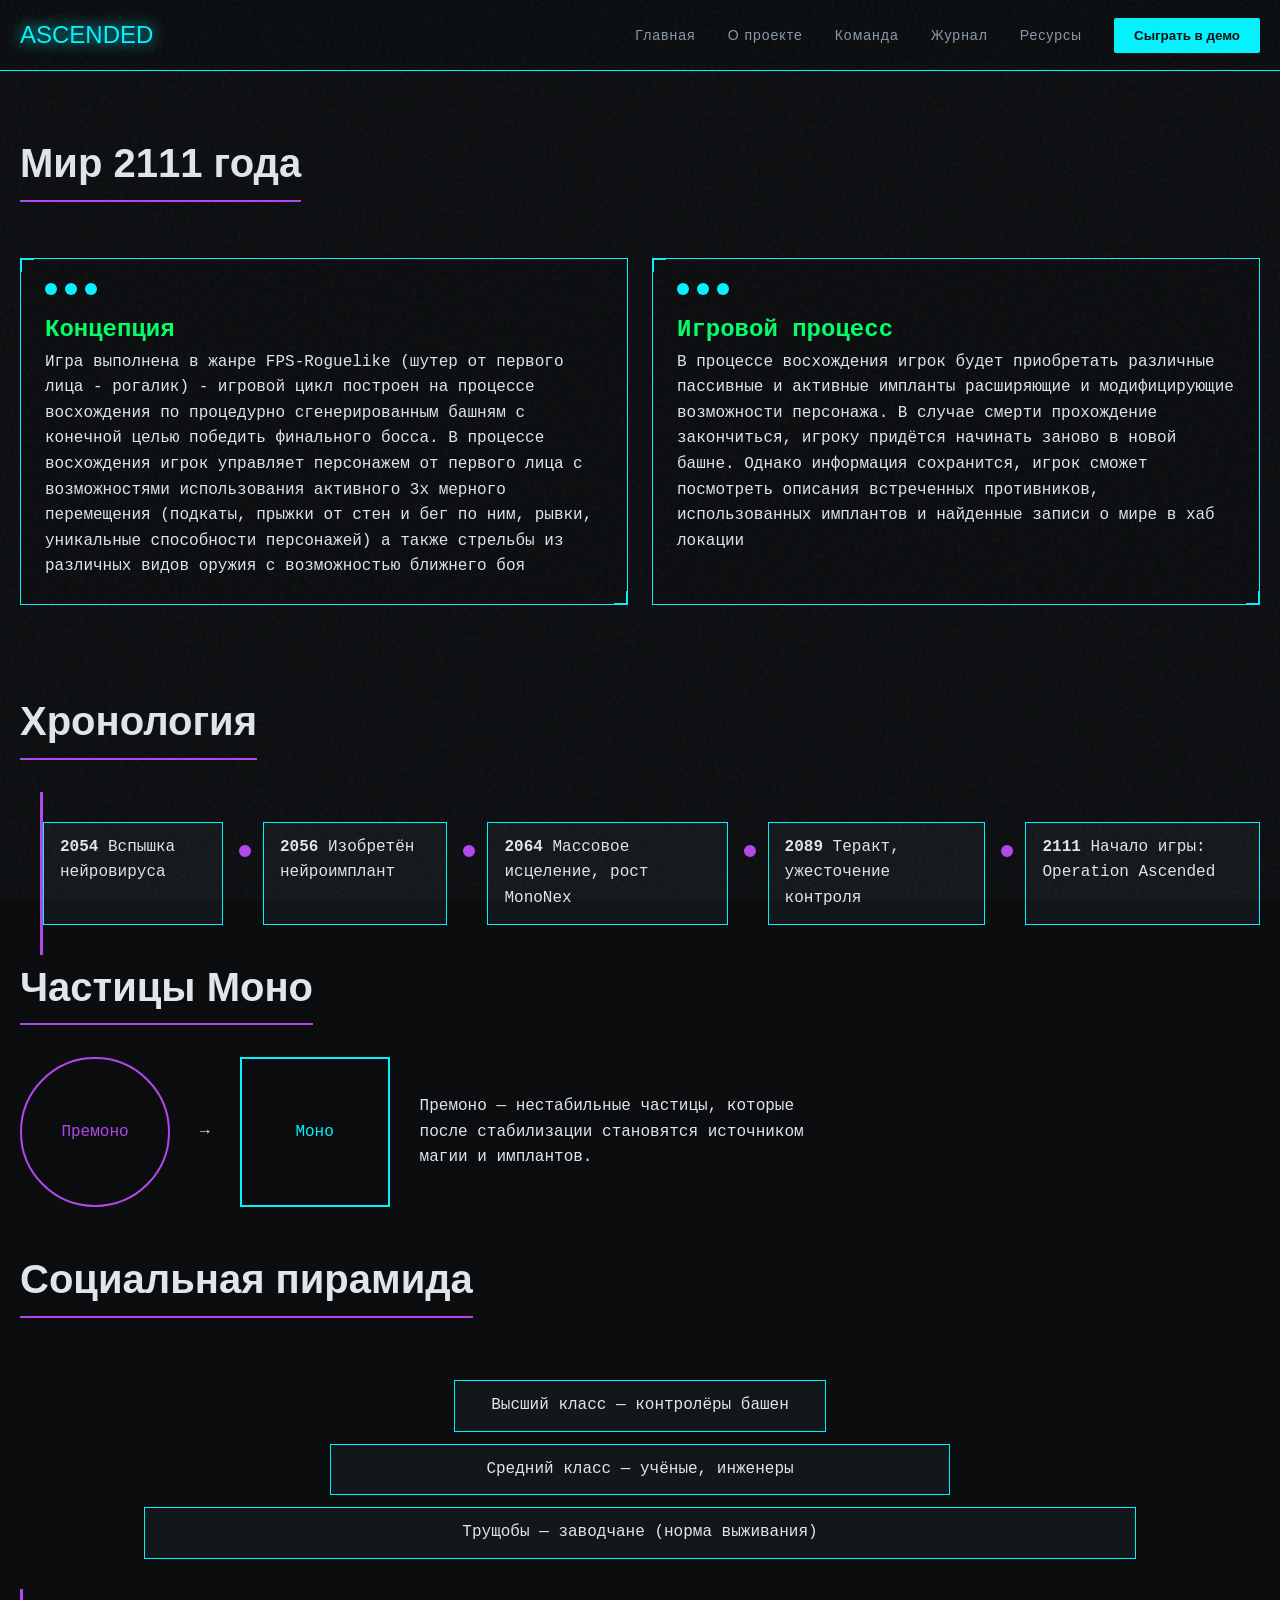
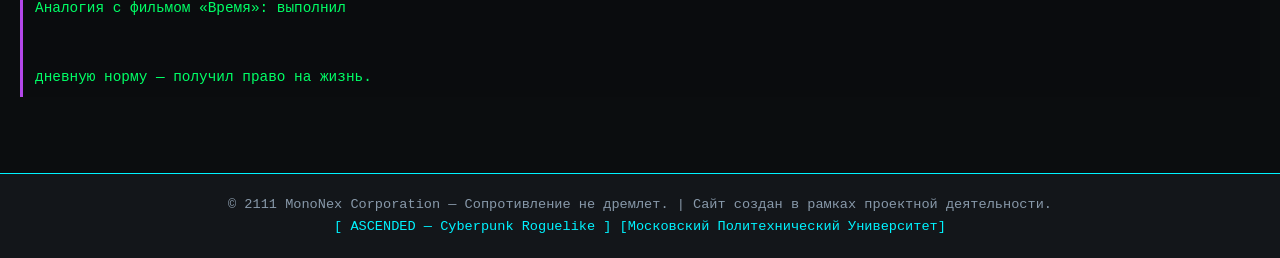
<file: site/html/about.html>
<!DOCTYPE html>
<html lang="ru">
<head>
    <meta charset="UTF-8">
    <meta name="viewport" content="width=device-width, initial-scale=1.0">
    <title>Ascended — About</title>
    <link href="https://fonts.googleapis.com/css2?family=Orbitron:wght@700&family=Rajdhani:wght@600&family=Space+Mono:ital,wght@0,400;0,700;1,400&family=Fira+Code&display=swap&quot; rel="stylesheet">
    <link rel="stylesheet" href="../css/style.css">
</head>
<body>
    <header>
        <div class="container navbar">
            <a href="/html/index.html" class="logo">ASCENDED</a>
            <nav class="nav-links">
                <a href="home.html" class="nav-item">Главная</a>
                <a href="about.html" class="nav-item">О проекте</a>
                <a href="team.html" class="nav-item">Команда</a>
                <a href="journal.html" class="nav-item">Журнал</a>
                <a href="resources.html" class="nav-item">Ресурсы</a>
                <button class="btn-play" onclick="alert('PLAY DEMO — скоро будет доступно!')">Сыграть в демо</button>
            </nav>
        </div>
    </header>

    <main class="page-section">
        <div class="container" style="padding-top:60px; padding-bottom:60px;">
            <h2>Мир 2111 года</h2>
            <div style="display:grid; grid-template-columns: 1fr 1fr; gap:24px;">
                <div class="terminal-window">
                    <div class="terminal-header"><span></span><span></span><span></span></div>
                    <h3>Концепция</h3>
                    <p>Игра выполнена в жанре FPS-Roguelike (шутер от первого лица - рогалик) - игровой цикл построен на процессе восхождения по процедурно сгенерированным башням с конечной целью победить финального босса. В процессе восхождения игрок управляет персонажем от первого лица с возможностями использования активного 3х мерного перемещения (подкаты, прыжки от стен и бег по ним, рывки, уникальные способности персонажей) а также стрельбы из различных видов оружия с возможностью ближнего боя</p>
                </div>
                <div class="terminal-window">
                    <div class="terminal-header"><span></span><span></span><span></span></div>
                    <h3>Игровой процесс</h3>
                    <p>В процессе восхождения игрок будет приобретать различные пассивные и активные импланты расширяющие и модифицирующие возможности персонажа. В случае смерти прохождение закончиться, игроку придётся начинать заново в новой башне. Однако информация сохранится, игрок сможет посмотреть описания встреченных противников, использованных имплантов и найденные записи о мире в хаб локации</p>
                </div>
            </div>
            <h2 style="margin-top:60px;">Хронология</h2>
            <div class="timeline">
                <div class="timeline-event"><strong>2054</strong>
Вспышка нейровируса</div>
                <div class="timeline-event"><strong>2056</strong>
Изобретён нейроимплант</div>
                <div class="timeline-event"><strong>2064</strong>
Массовое исцеление, рост MonoNex</div>
                <div class="timeline-event"><strong>2089</strong>
Теракт, ужесточение контроля</div>
                <div class="timeline-event"><strong>2111</strong>
Начало игры: Operation Ascended</div>
            </div>
            <h2>Частицы Моно</h2>
            <div style="display:flex; gap:30px; align-items:center; flex-wrap:wrap;">
                <div style="width:150px; height:150px; background:var(--bg-terminal); border:2px solid var(--accent-neon-purple); border-radius:50%; display:flex; align-items:center; justify-content:center; color:var(--accent-neon-purple);">Премоно</div>
                <div>→</div>
                <div style="width:150px; height:150px; background:var(--bg-terminal); border:2px solid var(--accent-neon-cyan); display:flex; align-items:center; justify-content:center; color:var(--accent-neon-cyan);">Моно</div>
                <p style="max-width:400px;">Премоно — нестабильные частицы, которые после стабилизации становятся источником магии и имплантов.</p>
            </div>
            <h2 style="margin-top:40px;">Социальная пирамида</h2>
            <div class="pyramid">
                <div class="pyramid-level" style="width:30%;">Высший класс — контролёры башен</div>
                <div class="pyramid-level" style="width:50%;">Средний класс — учёные, инженеры</div>
                <div class="pyramid-level" style="width:80%;">Трущобы — заводчане (норма выживания)</div>
            </div>
            <div class="terminal-text">Аналогия с фильмом «Время»: выполнил


дневную норму — получил право на жизнь.</div>
        </div>
    </main>

    <footer>
        <div class="container">
            <p>© 2111 MonoNex Corporation — Сопротивление не дремлет. | Сайт создан в рамках проектной деятельности.</p>
            <p style="color:var(--accent-neon-cyan)">[ ASCENDED — Cyberpunk Roguelike ] [Московский Политехнический Университет]</p>
        </div></p>
        </div>
    </footer>
</body>
</html>
</file>
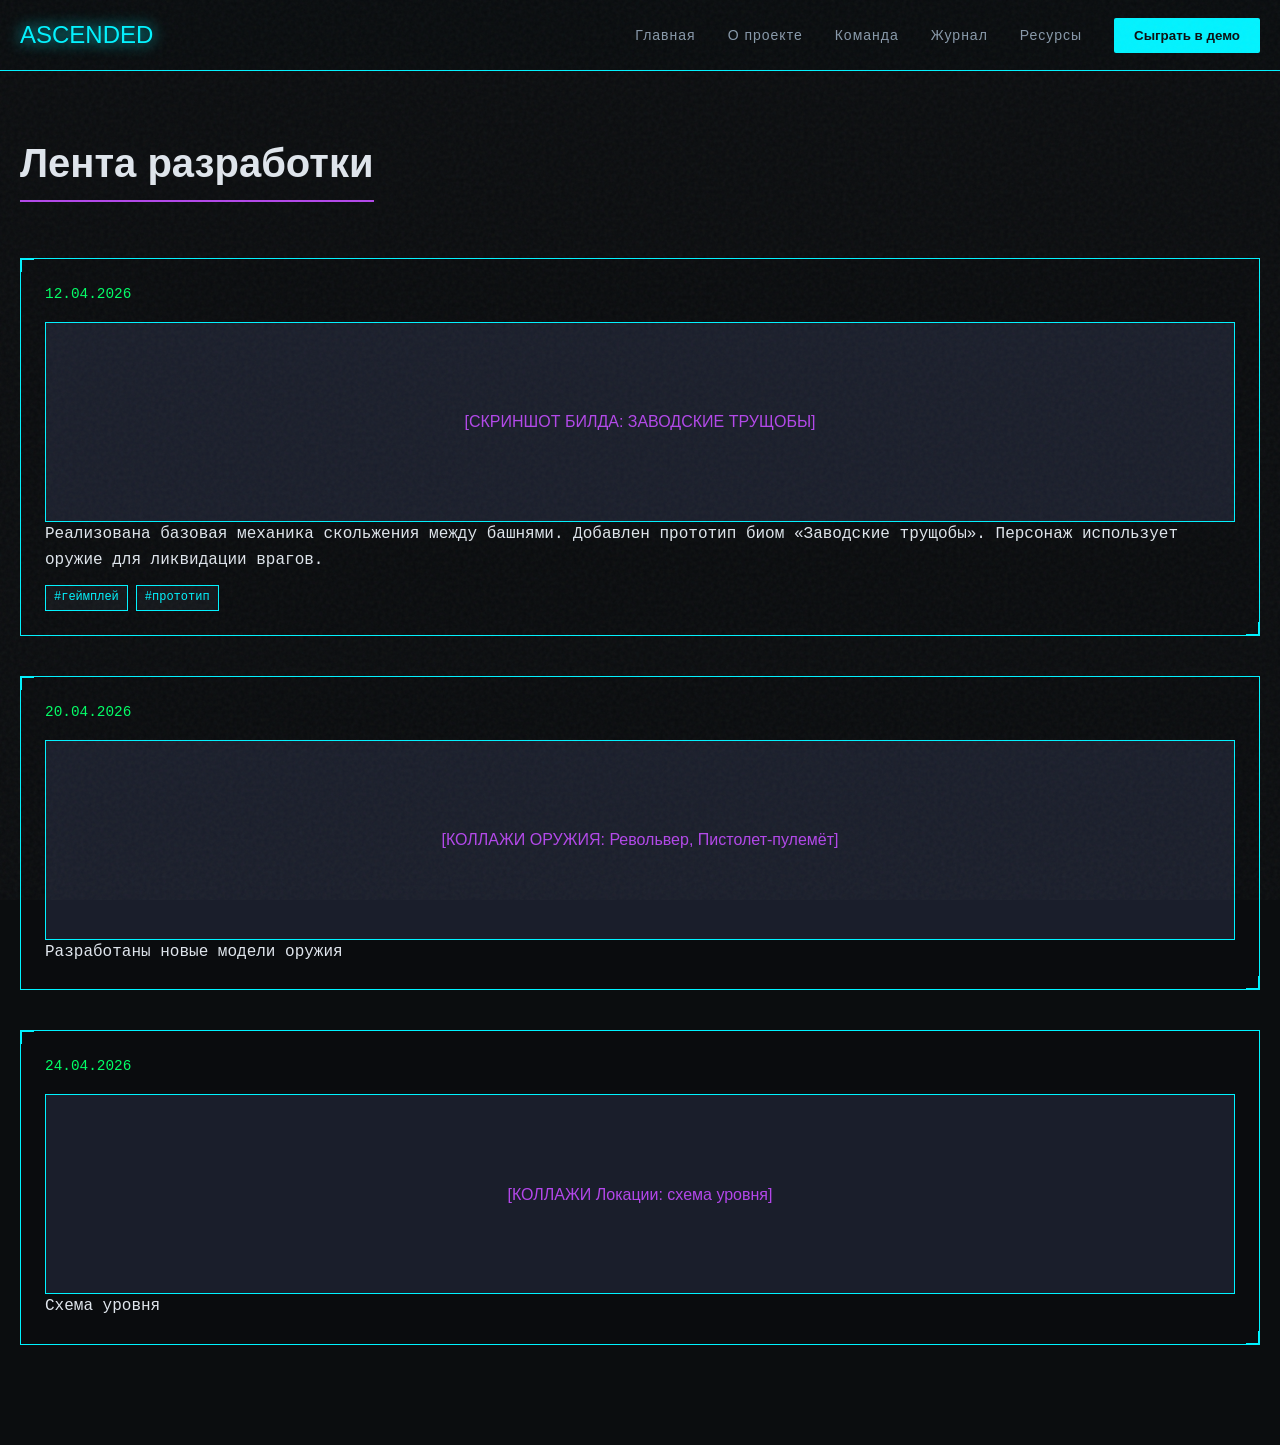
<file: site/html/journal.html>
<!DOCTYPE html>
<html lang="ru">
<head>
    <meta charset="UTF-8">
    <meta name="viewport" content="width=device-width, initial-scale=1.0">
    <title>Ascended — Journal</title>
    <link href="https://fonts.googleapis.com/css2?family=Orbitron:wght@700&family=Rajdhani:wght@600&family=Space+Mono:ital,wght@0,400;0,700;1,400&family=Fira+Code&display=swap&quot; rel="stylesheet">
    <link rel="stylesheet" href="../css/style.css">
</head>
<body>
    <header>
        <div class="container navbar">
            <a href="/html/index.html" class="logo">ASCENDED</a>
            <nav class="nav-links">
                <a href="home.html" class="nav-item">Главная</a>
                <a href="about.html" class="nav-item">О проекте</a>
                <a href="team.html" class="nav-item">Команда</a>
                <a href="journal.html" class="nav-item">Журнал</a>
                <a href="resources.html" class="nav-item">Ресурсы</a>
                <button class="btn-play" onclick="alert('PLAY DEMO — скоро будет доступно!')">Сыграть в демо</button>
            </nav>
        </div>
    </header>

    <main class="page-section">
        <div class="container" style="padding:60px 20px;">
            <h2>Лента разработки</h2>
            <div class="journal-post terminal-window">
                <div class="terminal-header">12.04.2026</div>
                <div class="post-image">[СКРИНШОТ БИЛДА: ЗАВОДСКИЕ ТРУЩОБЫ]</div>
                <p>Реализована базовая механика скольжения между башнями. Добавлен прототип биом «Заводские трущобы». Персонаж использует оружие для ликвидации врагов.</p>
                <div class="tags"><span class="tag">#геймплей</span><span class="tag">#прототип</span></div>
            </div>
            <div class="journal-post terminal-window">
                <div class="terminal-header">20.04.2026</div>
                <div class="post-image">[КОЛЛАЖИ ОРУЖИЯ: Револьвер, Пистолет-пулемёт]</div>
                <p>Разработаны новые модели оружия
            </div>
            <div class="journal-post terminal-window">
                <div class="terminal-header">24.04.2026</div>
                <div class="post-image">[КОЛЛАЖИ Локации: схема уровня]</div>
                <p>Схема уровня</p>
            </div>
</file>
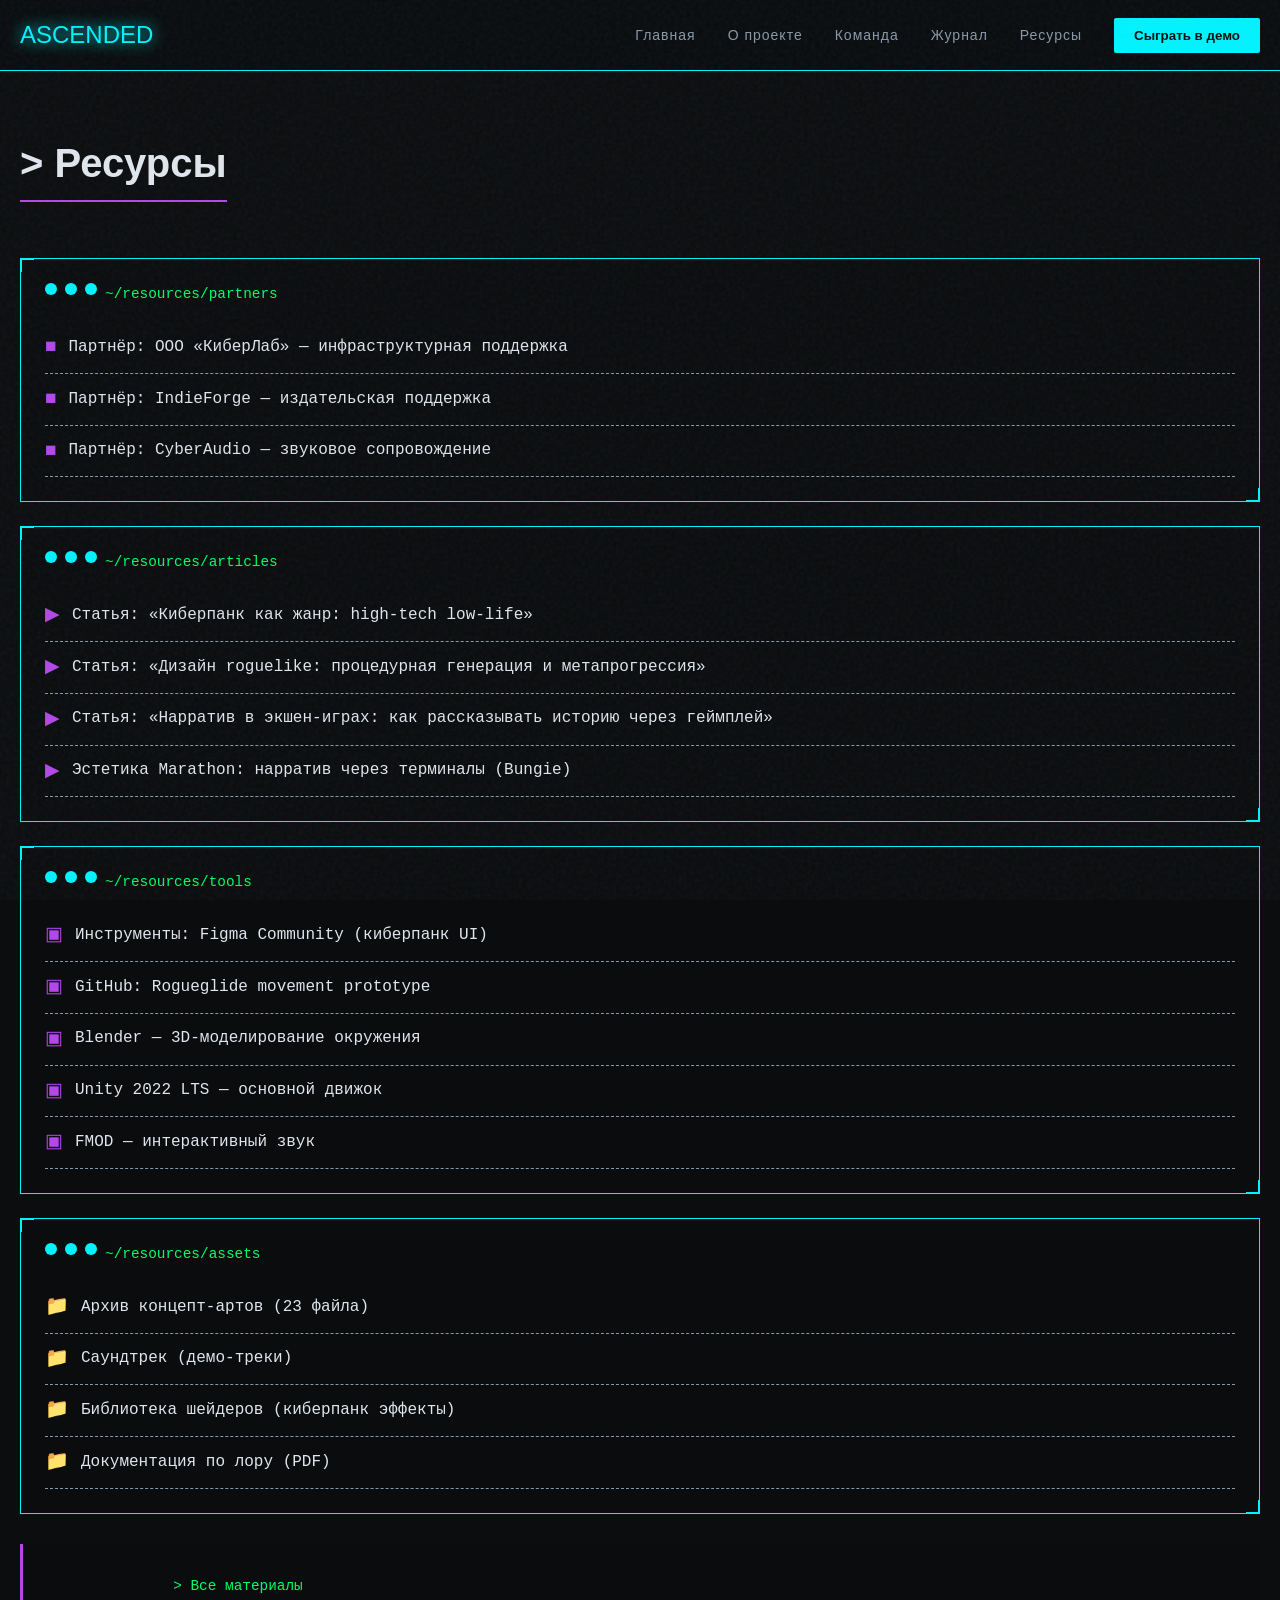
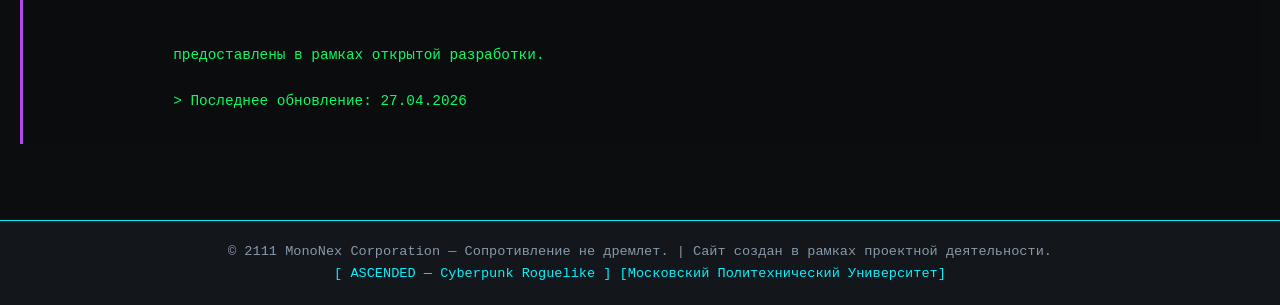
<file: site/html/resources.html>
<!DOCTYPE html>
<html lang="ru">
<head>
    <meta charset="UTF-8">
    <meta name="viewport" content="width=device-width, initial-scale=1.0">
    <title>Ascended — Resources</title>
    <link href="https://fonts.googleapis.com/css2?family=Orbitron:wght@700&family=Rajdhani:wght@600&family=Space+Mono:ital,wght@0,400;0,700;1,400&family=Fira+Code&display=swap&quot; rel="stylesheet">
    <link rel="stylesheet" href="../css/style.css">
</head>
<body>
    <header>
        <div class="container navbar">
            <a href="../index.html" class="logo">ASCENDED</a>
            <nav class="nav-links">
                <a href="home.html" class="nav-item">Главная</a>
                <a href="about.html" class="nav-item">О проекте</a>
                <a href="team.html" class="nav-item">Команда</a>
                <a href="journal.html" class="nav-item">Журнал</a>
                <a href="resources.html" class="nav-item">Ресурсы</a>
                <button class="btn-play" onclick="alert('PLAY DEMO — скоро будет доступно!')">Сыграть в демо</button>
            </nav>
        </div>
    </header>

    <main class="page-section">
        <div class="container" style="padding:60px 20px;">
            <h2>&gt; Ресурсы</h2>
            
            <div class="terminal-window">
                <div class="terminal-header"><span></span><span></span><span></span> ~/resources/partners</div>
                <ul class="resource-list">
                    <li><span class="resource-icon">■</span> Партнёр: ООО «КиберЛаб» — инфраструктурная поддержка</li>
                    <li><span class="resource-icon">■</span> Партнёр: IndieForge — издательская поддержка</li>
                    <li><span class="resource-icon">■</span> Партнёр: CyberAudio — звуковое сопровождение</li>
                </ul>
            </div>

            <div class="terminal-window">
                <div class="terminal-header"><span></span><span></span><span></span> ~/resources/articles</div>
                <ul class="resource-list">
                    <li><span class="resource-icon">▶</span> Статья: «Киберпанк как жанр: high-tech low-life»</li>
                    <li><span class="resource-icon">▶</span> Статья: «Дизайн roguelike: процедурная генерация и метапрогрессия»</li>
                    <li><span class="resource-icon">▶</span> Статья: «Нарратив в экшен-играх: как рассказывать историю через геймплей»</li>
                    <li><span class="resource-icon">▶</span> Эстетика Marathon: нарратив через терминалы (Bungie)</li>
                </ul>
            </div>

            <div class="terminal-window">
                <div class="terminal-header"><span></span><span></span><span></span> ~/resources/tools</div>
                <ul class="resource-list">
                    <li><span class="resource-icon">▣</span> Инструменты: Figma Community (киберпанк UI)</li>
                    <li><span class="resource-icon">▣</span> GitHub: Rogueglide movement prototype</li>
                    <li><span class="resource-icon">▣</span> Blender — 3D-моделирование окружения</li>
                    <li><span class="resource-icon">▣</span> Unity 2022 LTS — основной движок</li>
                    <li><span class="resource-icon">▣</span> FMOD — интерактивный звук</li>
                </ul>
            </div>

            <div class="terminal-window">
                <div class="terminal-header"><span></span><span></span><span></span> ~/resources/assets</div>
                <ul class="resource-list">
                    <li><span class="resource-icon">📁</span> Архив концепт-артов (23 файла)</li>
                    <li><span class="resource-icon">📁</span> Саундтрек (демо-треки)</li>
                    <li><span class="resource-icon">📁</span> Библиотека шейдеров (киберпанк эффекты)</li>
                    <li><span class="resource-icon">📁</span> Документация по лору (PDF)</li>
                </ul>
            </div>

            <div class="terminal-text" style="margin-top: 30px;">
                &gt; Все материалы


                предоставлены в рамках открытой разработки.

                &gt; Последнее обновление: 27.04.2026
            </div>
        </div>
    </main>

    <footer>
        <div class="container">
            <p>© 2111 MonoNex Corporation — Сопротивление не дремлет. | Сайт создан в рамках проектной деятельности.</p>
            <p style="color:var(--accent-neon-cyan)">[ ASCENDED — Cyberpunk Roguelike ] [Московский Политехнический Университет]</p>
        </div>
    </footer>
</body>
</html>
</file>
<file: site/css/style.css>
:root {
    --bg-dark: #0B0D0F;
    --bg-panel: #13161A;
    --bg-terminal: #0A0C0E;
    --accent-neon-cyan: #00F3FF;
    --accent-neon-purple: #B347EA;
    --accent-neon-orange: #FF6B2B;
    --text-primary: #E0E6ED;
    --text-secondary: #8899AA;
    --text-terminal: #00FF66;
    --grain-opacity: 0.05;
}

* {
    margin: 0;
    padding: 0;
    box-sizing: border-box;
}

body {
    font-family: 'Space Mono', monospace;
    background-color: var(--bg-dark);
    color: var(--text-primary);
    line-height: 1.6;
    min-height: 100vh;
    display: flex;
    flex-direction: column;
    position: relative;
    overflow-x: hidden;
}

body::before {
    content: "";
    position: fixed;
    top: 0;
    left: 0;
    width: 100%;
    height: 100%;
    background: url("data:image/svg+xml,%3Csvg viewBox='0 0 256 256' xmlns='http://www.w3.org/2000/svg'%3E%3Cfilter id='noise'%3E%3CfeTurbulence type='fractalNoise' baseFrequency='0.9' numOctaves='4' stitchTiles='stitch'/%3E%3C/filter%3E%3Crect width='100%25' height='100%25' filter='url(%23noise)' opacity='1'/%3E%3C/svg%3E");
    opacity: 0.05;
    pointer-events: none;
    z-index: 1000;
}

.container {
    max-width: 1280px;
    margin: 0 auto;
    padding: 0 20px;
    width: 100%;
}

header {
    background: rgba(10, 13, 15, 0.95);
    backdrop-filter: blur(10px);
    border-bottom: 1px solid var(--accent-neon-cyan);
    position: sticky;
    top: 0;
    z-index: 100;
}

.navbar {
    display: flex;
    justify-content: space-between;
    align-items: center;
    padding: 16px 20px;
}

.logo {
    font-family: 'Orbitron', sans-serif;
    font-size: 24px;
    color: var(--accent-neon-cyan);
    text-transform: uppercase;
    position: relative;
    text-shadow: 0 0 15px var(--accent-neon-cyan);
    cursor: pointer;
    user-select: none;
    text-decoration: none;
}

.logo:hover {
    animation: glitch 0.3s infinite;
}

@keyframes glitch {
    0% { transform: translate(0); }
    20% { transform: translate(-2px, 2px); }
    40% { transform: translate(2px, -2px); }
    60% { transform: translate(-1px, -1px); }
    80% { transform: translate(1px, 1px); }
    100% { transform: translate(0); }
}

.nav-links {
    display: flex;
    gap: 32px;
    align-items: center;
}

.nav-item {
    font-family: 'Orbitron', sans-serif;
    font-size: 14px;
    color: var(--text-secondary);
    text-decoration: none;
    letter-spacing: 1px;
    transition: color 0.3s, text-shadow 0.3s;
    cursor: pointer;
}

.nav-item:hover {
    color: var(--accent-neon-cyan);
    text-shadow: 0 0 10px var(--accent-neon-cyan);
}

.btn-play {
    background: var(--accent-neon-cyan);
    color: #0B0D0F;
    font-family: 'Orbitron', sans-serif;
    padding: 10px 20px;
    border: none;
    border-radius: 2px;
    cursor: pointer;
    font-weight: 700;
    transition: box-shadow 0.3s, background 0.3s;
}

.btn-play:hover {
    box-shadow: 0 0 20px var(--accent-neon-cyan);
    background: #00e6ff;
}

.page-section {
    flex: 1;
    width: 100%;
}

h1 {
    font-family: 'Orbitron', sans-serif;
    font-size: 3.5rem;
    letter-spacing: 3px;
    color: var(--accent-neon-cyan);
    text-shadow: 0 0 25px var(--accent-neon-cyan);
    margin-bottom: 1rem;
}

h2 {
    font-family: 'Rajdhani', sans-serif;
    font-size: 2.5rem;
    color: var(--text-primary);
    border-bottom: 2px solid var(--accent-neon-purple);
    display: inline-block;
    margin-bottom: 2rem;
    padding-bottom: 0.3rem;
}

h3 {
    font-family: 'Space Mono', monospace;
    font-size: 1.5rem;
    color: var(--text-terminal);
}

.terminal-text {
    font-family: 'Fira Code', monospace;
    font-size: 0.9rem;
    color: var(--text-terminal);
    background: var(--bg-terminal);
    padding: 8px 12px;
    border-left: 3px solid var(--accent-neon-purple);
    margin: 1rem 0;
    white-space: pre-wrap;
    line-height: 1.6;
}

.card-panel {
    background: var(--bg-panel);
    border: 1px


solid var(--accent-neon-cyan);
    padding: 24px;
    transition: border-color 0.3s, box-shadow 0.3s;
}

.card-panel:hover {
    border-color: var(--accent-neon-purple);
    box-shadow: 0 0 20px rgba(179, 71, 234, 0.3);
}

.terminal-window {
    background: var(--bg-terminal);
    border: 1px solid var(--accent-neon-cyan);
    padding: 24px;
    position: relative;
    margin: 24px 0;
}

.terminal-window::before,
.terminal-window::after {
    content: "";
    position: absolute;
    width: 12px;
    height: 12px;
    border-color: var(--accent-neon-cyan);
    border-style: solid;
}

.terminal-window::before {
    top: -1px;
    left: -1px;
    border-width: 2px 0 0 2px;
}

.terminal-window::after {
    bottom: -1px;
    right: -1px;
    border-width: 0 2px 2px 0;
}

.terminal-header {
    font-family: 'Fira Code', monospace;
    color: var(--text-terminal);
    font-size: 0.9rem;
    margin-bottom: 16px;
    display: flex;
    gap: 8px;
}

.terminal-header span {
    background: var(--accent-neon-cyan);
    width: 12px;
    height: 12px;
    border-radius: 50%;
    display: inline-block;
}

.btn-primary, .btn-secondary {
    font-family: 'Orbitron', sans-serif;
    padding: 12px 28px;
    border: none;
    cursor: pointer;
    text-transform: uppercase;
    font-weight: 700;
    letter-spacing: 2px;
    transition: box-shadow 0.3s, background 0.3s;
}

.btn-primary {
    background: var(--accent-neon-cyan);
    color: #0B0D0F;
}

.btn-primary:hover {
    box-shadow: 0 0 30px var(--accent-neon-cyan);
}

.btn-secondary {
    background: transparent;
    border: 2px solid var(--accent-neon-cyan);
    color: var(--accent-neon-cyan);
}

.btn-secondary:hover {
    box-shadow: 0 0 20px var(--accent-neon-cyan);
}

footer {
    background: var(--bg-panel);
    border-top: 1px solid var(--accent-neon-cyan);
    padding: 20px;
    text-align: center;
    font-family: 'Space Mono', monospace;
    font-size: 0.85rem;
    color: var(--text-secondary);
}

.hero {
    background: linear-gradient(135deg, #0B0D0F 0%, #1A1E2B 100%);
    padding: 100px 20px;
    text-align: center;
    border-bottom: 2px solid var(--accent-neon-purple);
    position: relative;
    overflow: hidden;
}

.hero::before {
    content: "";
    position: absolute;
    top: 0;
    left: 0;
    width: 100%;
    height: 100%;
    background: radial-gradient(circle at 30% 50%, rgba(0,243,255,0.08) 0%, transparent 60%);
    pointer-events: none;
}

.hero h1 {
    font-size: 5rem;
    margin-bottom: 1rem;
}

.hero-sub {
    font-size: 1.4rem;
    color: var(--text-secondary);
    margin-bottom: 36px;
    max-width: 600px;
    margin-left: auto;
    margin-right: auto;
}

.hero-buttons {
    display: flex;
    gap: 24px;
    justify-content: center;
    flex-wrap: wrap;
}

.features-grid {
    display: grid;
    grid-template-columns: repeat(auto-fit, minmax(250px, 1fr));
    gap: 24px;
    margin: 60px 0;
}

.feature-icon {
    font-size: 2rem;
    color: var(--accent-neon-purple);
    margin-bottom: 12px;
}

.trailer-placeholder {
    width: 100%;
    max-width: 800px;
    margin: 40px auto;
    background: #000;
    aspect-ratio: 16/9;
    display: flex;
    align-items: center;
    justify-content: center;
    border: 2px solid var(--accent-neon-cyan);
    color: var(--accent-neon-cyan);
    font-family: 'Orbitron', sans-serif;
    font-size: 1.5rem;
    cursor: pointer;
    transition: box-shadow 0.3s;
}

.trailer-placeholder:hover {
    box-shadow: 0 0 40px var(--accent-neon-cyan);
}

.timeline {
    display: flex;
    overflow-x: auto;
    gap: 40px;
    padding: 30px 0;
    border-left: 3px solid var(--accent-neon-purple);
    margin-left: 20px;
    position: relative;
}

.timeline-event {
    min-width: 180px;
    padding: 12px 16px;
    background: var(--bg-panel);
    border: 1px solid var(--accent-neon-cyan);
    position: relative;
}

.timeline-event::before {


content: "";
    position: absolute;
    left: -27px;
    top: 20px;
    width: 12px;
    height: 12px;
    background: var(--accent-neon-purple);
    border-radius: 50%;
    border: 2px solid var(--bg-dark);
}

.pyramid {
    display: flex;
    flex-direction: column;
    align-items: center;
    gap: 12px;
    margin: 30px 0;
}

.pyramid-level {
    padding: 12px 24px;
    background: var(--bg-panel);
    border: 1px solid var(--accent-neon-cyan);
    text-align: center;
    width: 60%;
}

.team-grid {
    display: grid;
    grid-template-columns: repeat(auto-fit, minmax(300px, 1fr));
    gap: 24px;
}

.journal-post {
    margin-bottom: 40px;
}

.post-image {
    width: 100%;
    height: 200px;
    background: #1A1E2B;
    border: 1px solid var(--accent-neon-cyan);
    display: flex;
    align-items: center;
    justify-content: center;
    color: var(--accent-neon-purple);
    font-family: 'Orbitron', sans-serif;
}

.tags {
    display: flex;
    gap: 8px;
    margin-top: 12px;
}

.tag {
    background: var(--bg-panel);
    color: var(--accent-neon-cyan);
    padding: 2px 8px;
    font-size: 0.75rem;
    border: 1px solid var(--accent-neon-cyan);
}

.resource-list {
    list-style: none;
}

.resource-list li {
    padding: 10px 0;
    border-bottom: 1px dashed var(--text-secondary);
    display: flex;
    align-items: center;
    gap: 12px;
    font-family: 'Fira Code', monospace;
    cursor: pointer;
    transition: color 0.3s;
}

.resource-list li:hover {
    color: var(--accent-neon-cyan);
}

.resource-icon {
    color: var(--accent-neon-purple);
    font-size: 1.2rem;
}

.text-center {
    text-align: center;
}

.my-2 {
    margin: 2rem 0;
}

@media (max-width: 768px) {
    .nav-links {
        gap: 12px;
    }
    .hero h1 {
        font-size: 3rem;
    }
}
.responsive-img {
    width: 100%;
    height: auto;
    display: block;
    border-radius: 4px;
}

.cover-img {
    width: 100%;
    height: 100%;
    object-fit: cover;
}

.bg-img {
    background-size: cover;
    background-position: center;
    background-repeat: no-repeat;
}
</file>
